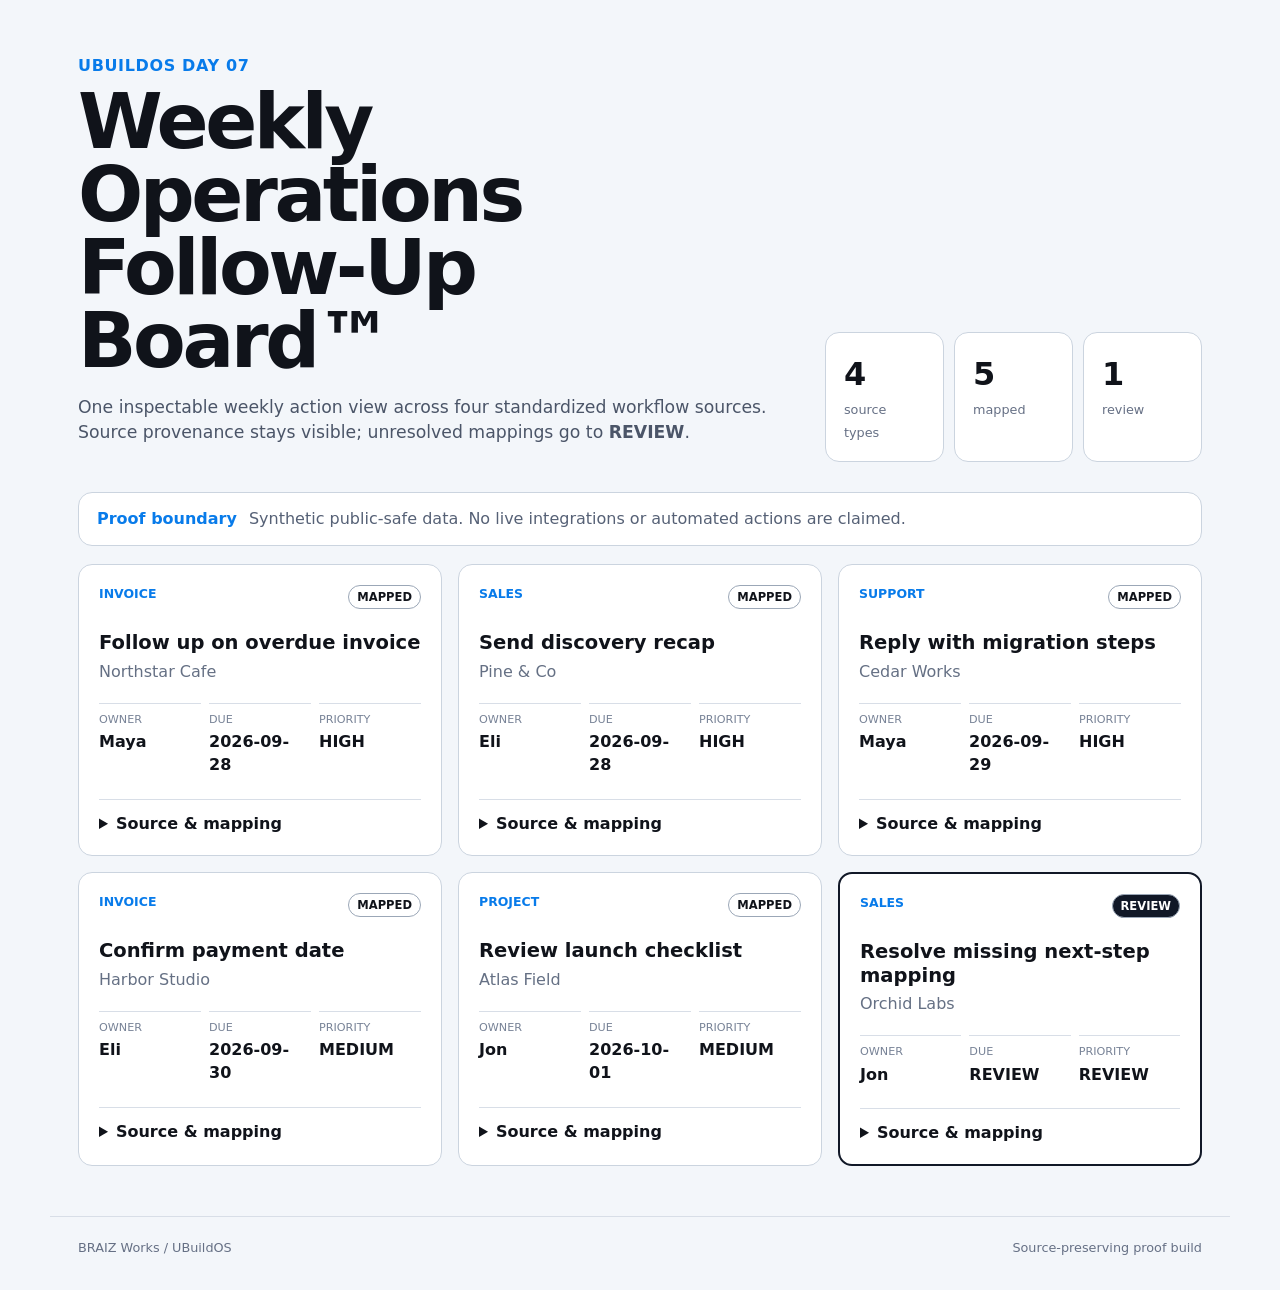
<file: index.html>
<!doctype html>
<html lang="en">
<head>
<meta charset="utf-8">
<meta name="viewport" content="width=device-width,initial-scale=1">
<title>UBuildOS Day 07</title>
<meta http-equiv="refresh" content="0; url=product/">
<link rel="canonical" href="product/">
</head>
<body>
<p>Opening the Day-07 build… <a href="product/">Continue</a></p>
<script>location.replace("product/");</script>
</body>
</html>
</file>
<file: product/styles.css>
:root{font-family:Inter,ui-sans-serif,system-ui,-apple-system,BlinkMacSystemFont,"Segoe UI",sans-serif;color:#10131a;background:#f3f6fa;line-height:1.45}*{box-sizing:border-box}body{margin:0}header,main,footer{max-width:1180px;margin:auto;padding-left:28px;padding-right:28px}header{padding-top:54px;padding-bottom:30px;display:grid;grid-template-columns:1.5fr .8fr;gap:40px;align-items:end}.eyebrow{font-weight:800;color:#087bea;letter-spacing:.04em}h1{font-size:clamp(2.3rem,6vw,4.8rem);line-height:.95;margin:.55rem 0 1rem;letter-spacing:-.045em}header p{font-size:1.08rem;max-width:700px;color:#4b5568}.metrics{display:grid;grid-template-columns:repeat(3,1fr);gap:10px}.metrics div,.notice,.card{background:white;border:1px solid #cbd4df;border-radius:14px}.metrics div{padding:18px}.metrics b{font-size:2rem;display:block}.metrics span{font-size:.8rem;color:#667085}.notice{padding:14px 18px;display:flex;gap:12px;align-items:center;margin-bottom:18px}.notice b{color:#087bea}.notice span{color:#566176}.board{display:grid;grid-template-columns:repeat(3,1fr);gap:16px;padding-bottom:50px}.card{padding:20px;min-width:0}.card.review{border:2px solid #111827}.top{display:flex;justify-content:space-between;gap:12px}.type{font-size:.78rem;font-weight:800;color:#087bea;text-transform:uppercase}.status{font-size:.72rem;font-weight:800;border:1px solid #9ba7b7;border-radius:999px;padding:3px 8px}.review .status{background:#111827;color:#fff}.card h2{font-size:1.22rem;line-height:1.2;margin:22px 0 5px}.account{color:#657084;margin-top:0}.card dl{display:grid;grid-template-columns:repeat(3,1fr);gap:8px;margin:20px 0}.card dl div{border-top:1px solid #d8dee7;padding-top:8px;min-width:0}.card dt{font-size:.7rem;text-transform:uppercase;color:#788397}.card dd{margin:2px 0;font-weight:700;overflow-wrap:anywhere}.card details{border-top:1px solid #d8dee7;padding-top:12px}.card summary{cursor:pointer;font-weight:700}.card details p{overflow-wrap:anywhere;font-size:.85rem;color:#4e596c}footer{border-top:1px solid #d8dee7;padding-top:22px;padding-bottom:32px;display:flex;justify-content:space-between;color:#667085;font-size:.8rem}@media(max-width:900px){header{grid-template-columns:1fr}.board{grid-template-columns:repeat(2,1fr)}}@media(max-width:600px){header,main,footer{padding-left:18px;padding-right:18px}header{padding-top:32px;gap:18px}.metrics{grid-template-columns:repeat(3,1fr)}.metrics div{padding:12px}.metrics b{font-size:1.5rem}.board{grid-template-columns:1fr}.notice{align-items:flex-start;flex-direction:column}.card dl{grid-template-columns:1fr 1fr}footer{gap:12px;flex-direction:column}}@media(max-width:360px){.metrics{grid-template-columns:1fr}.card dl{grid-template-columns:1fr}}
</file>
